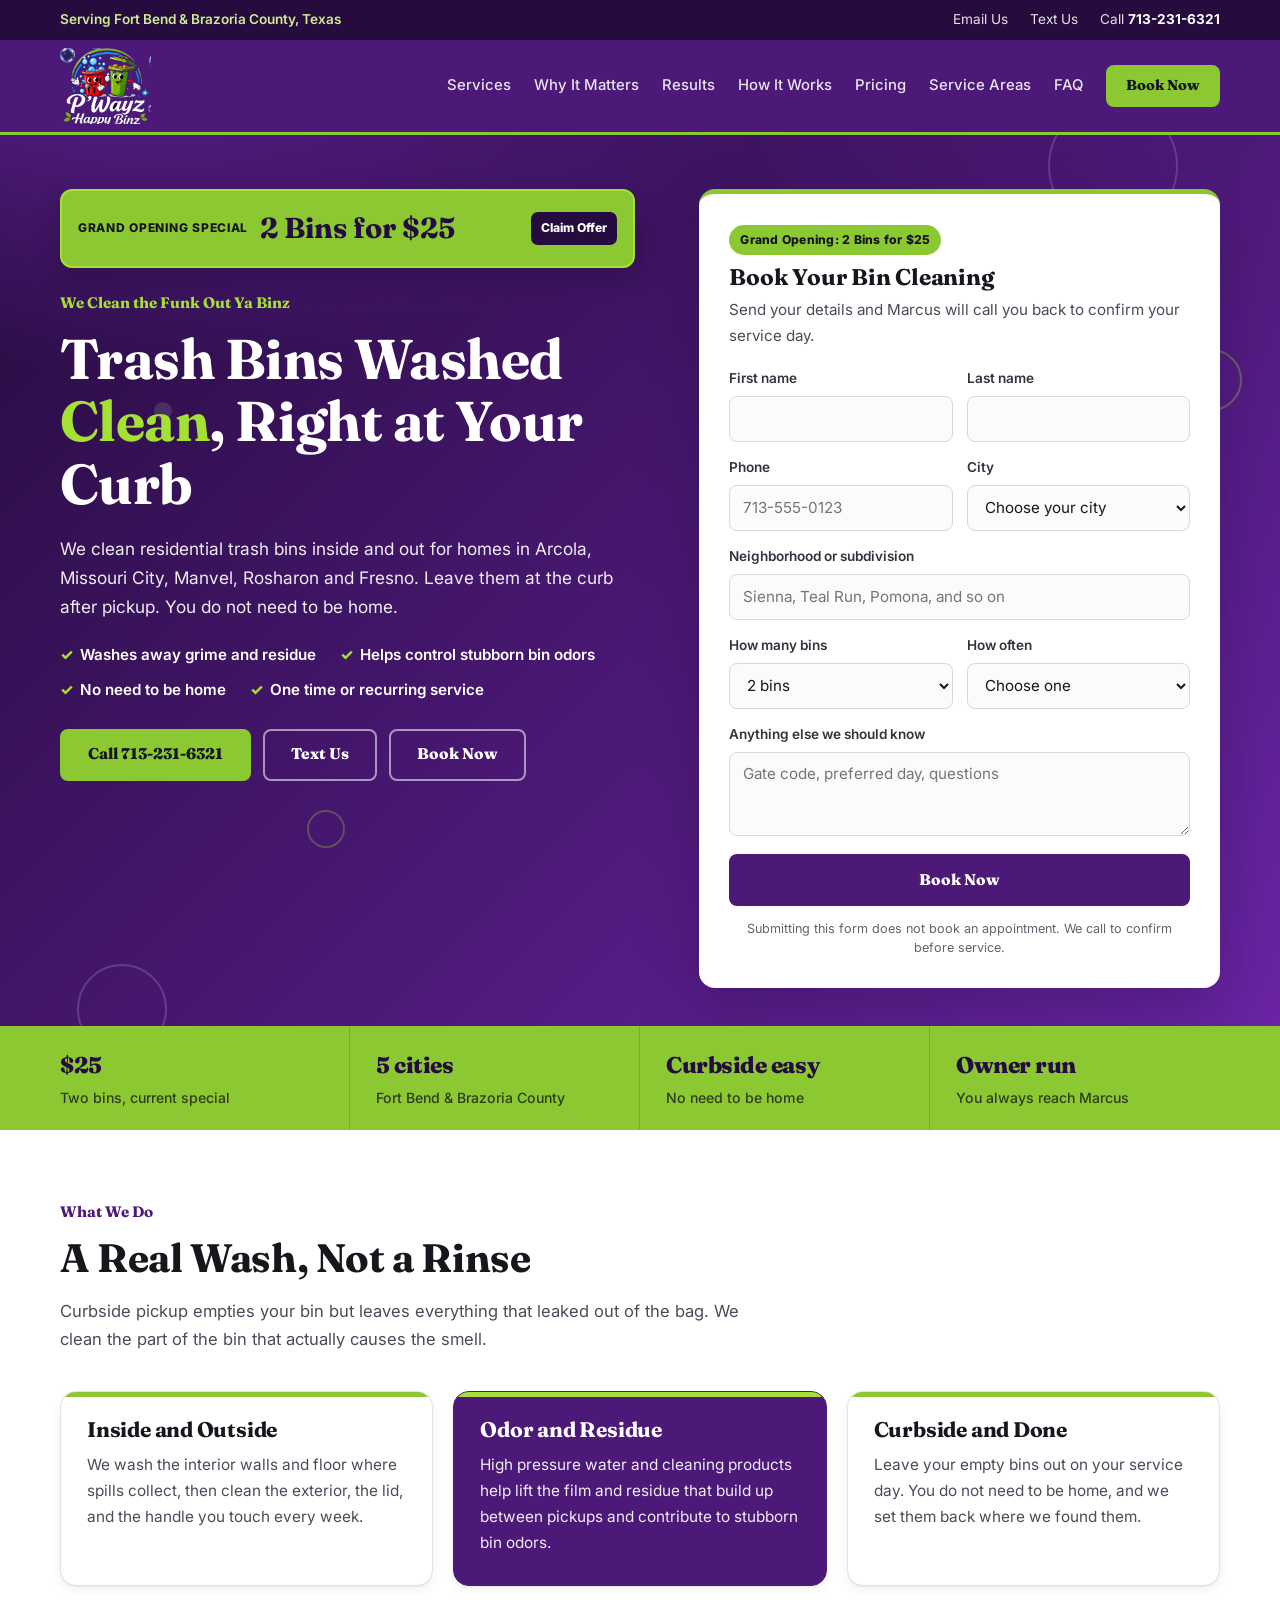
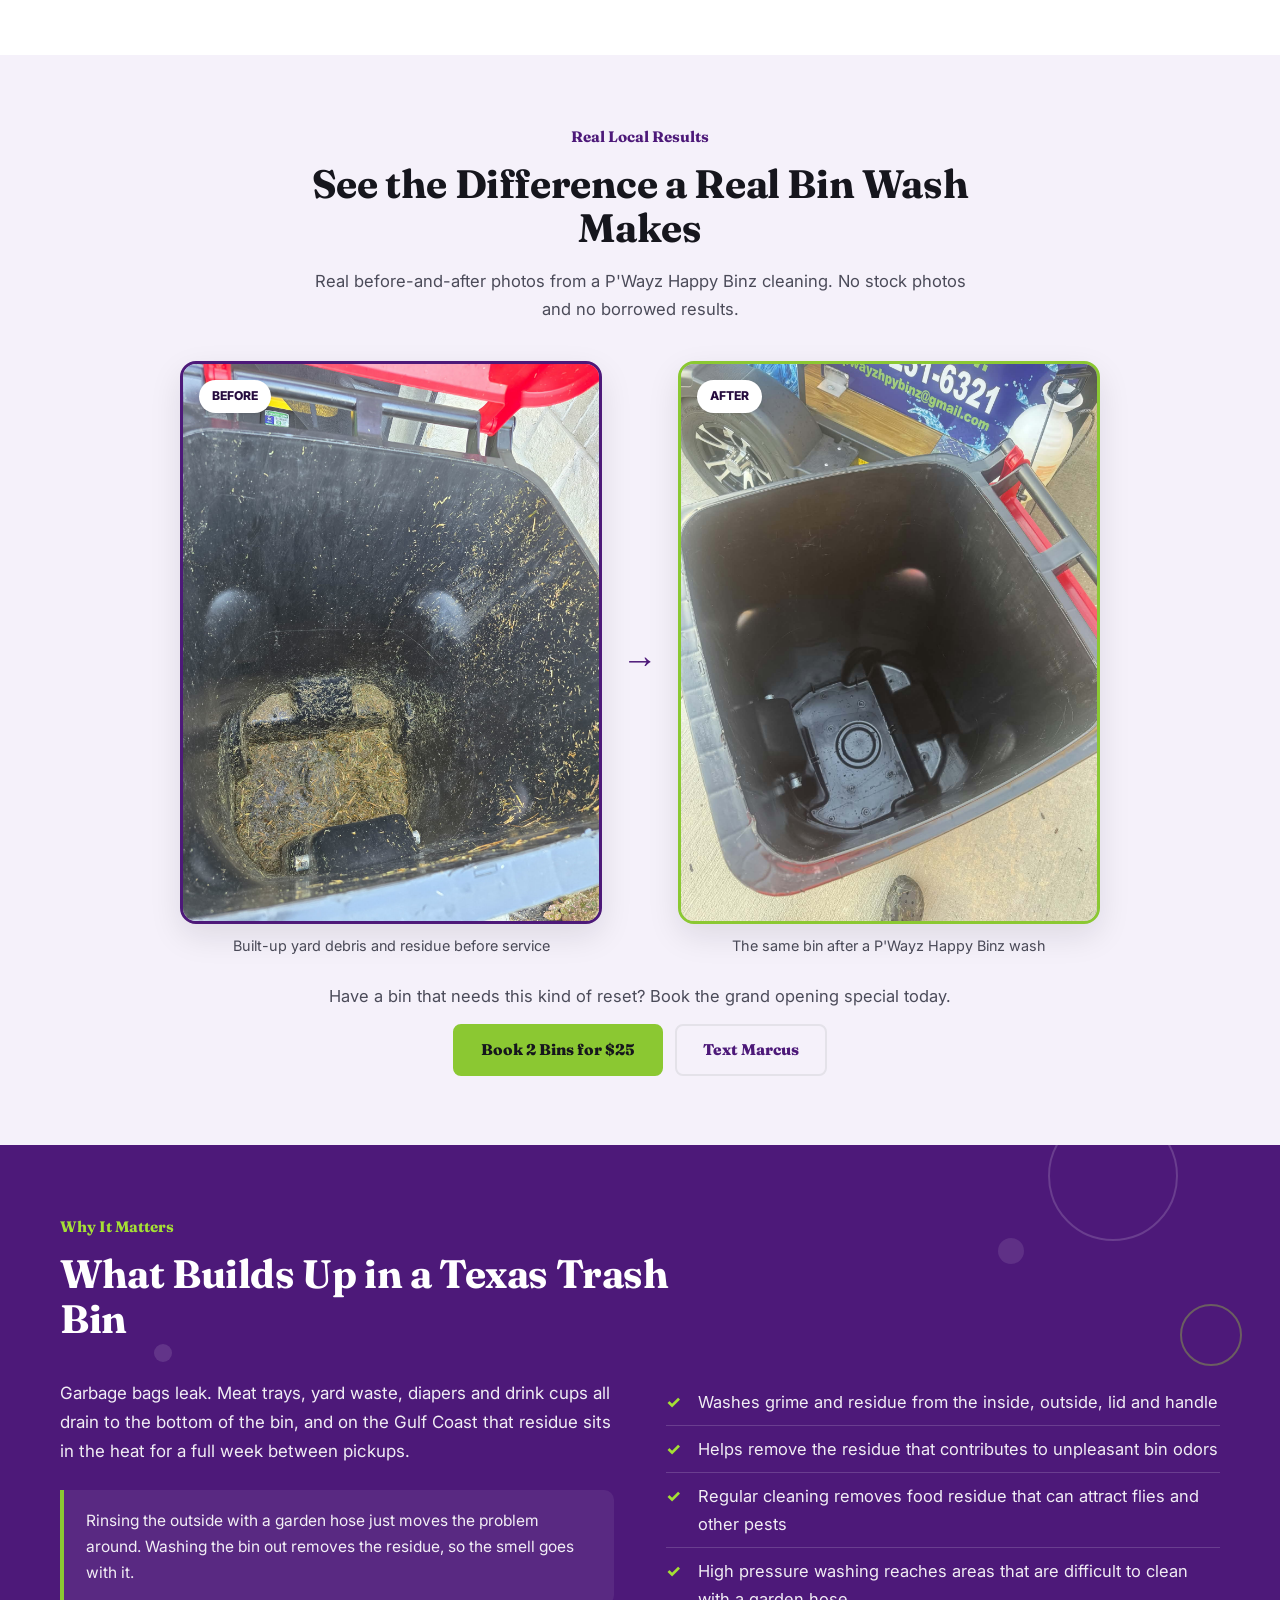
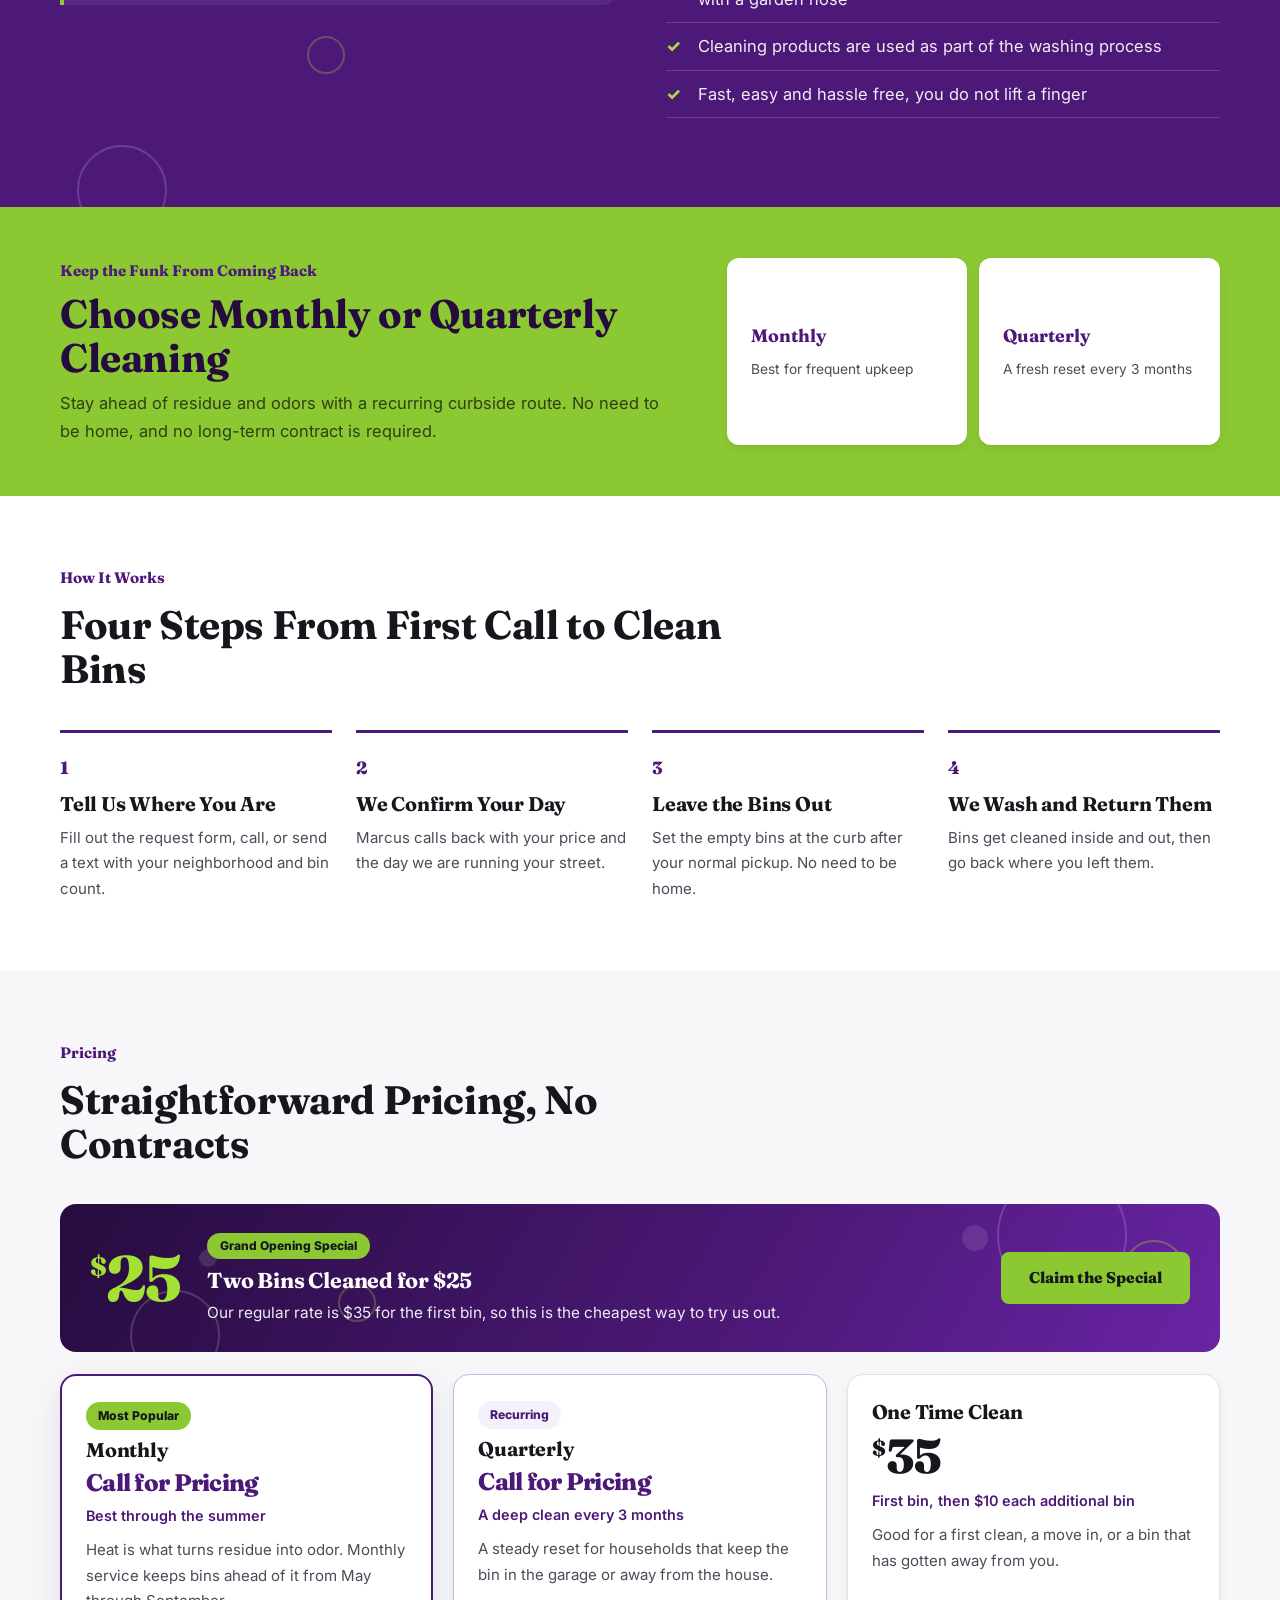
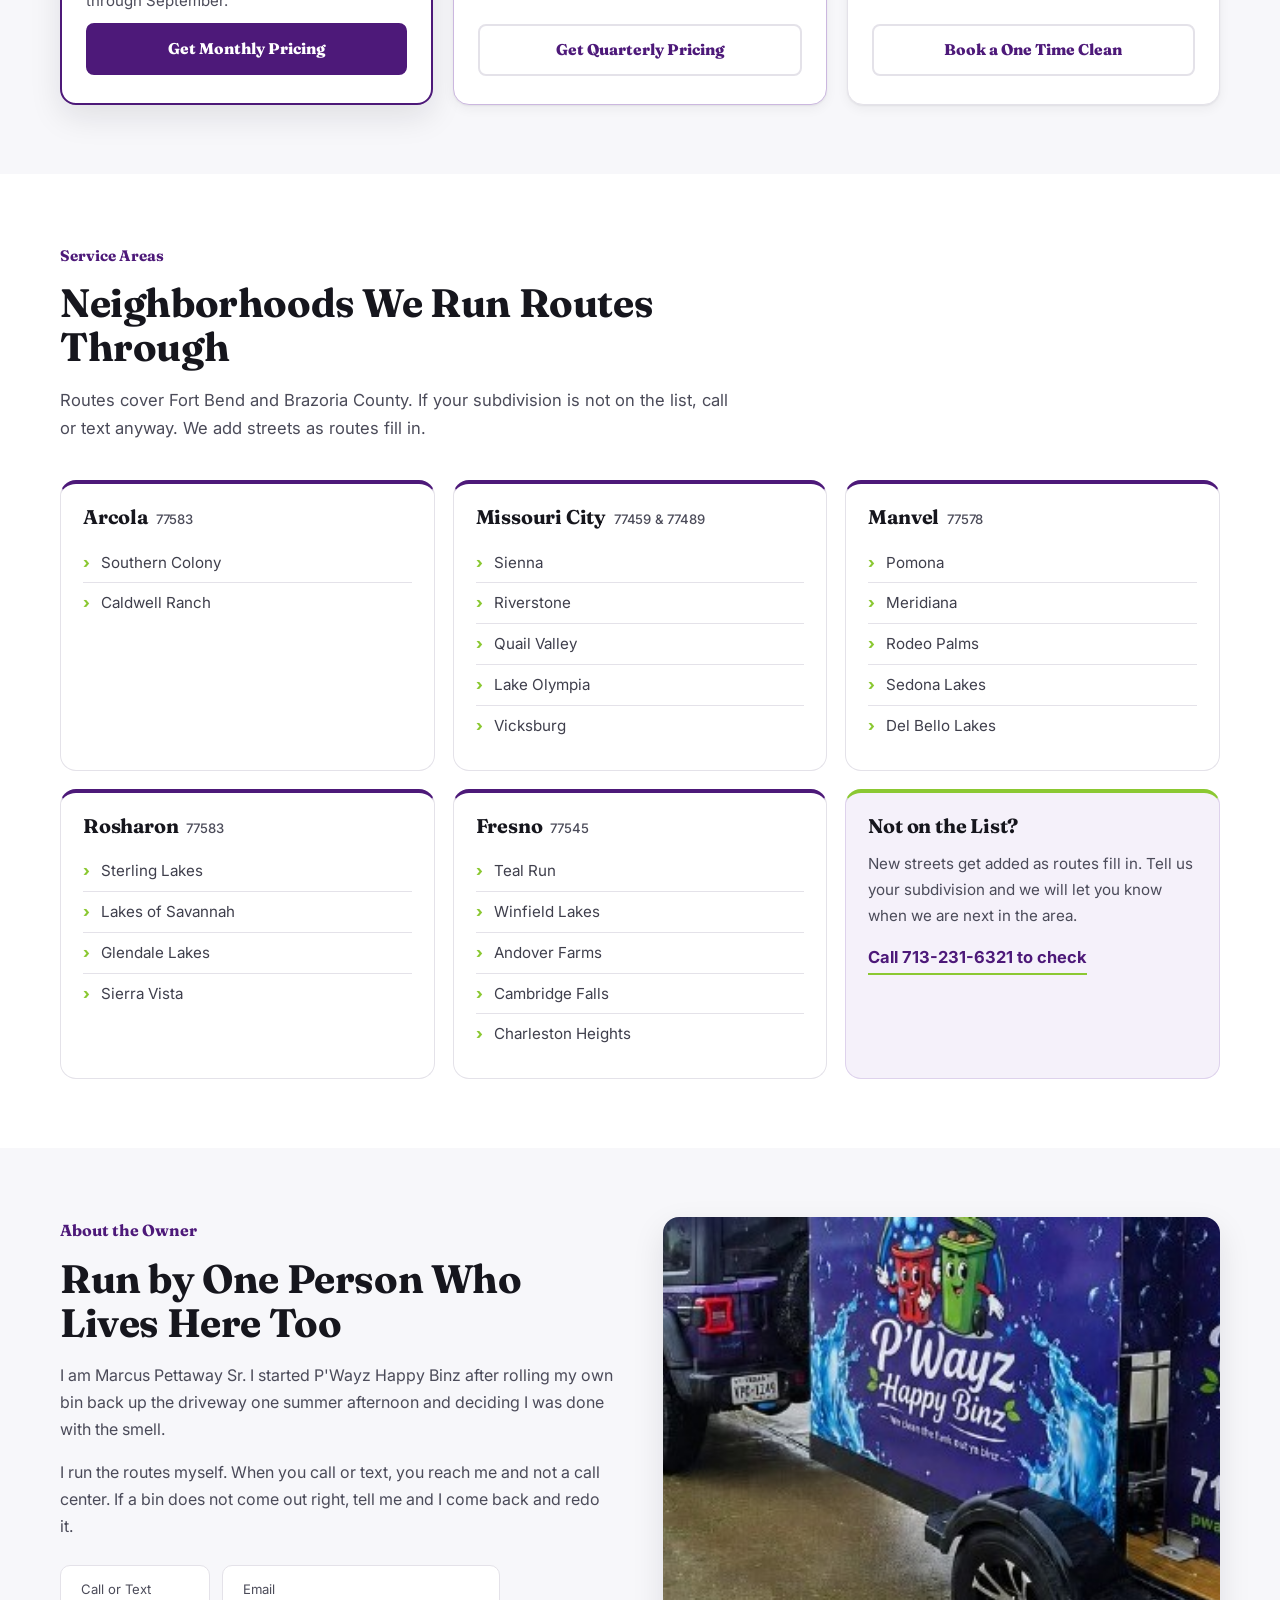
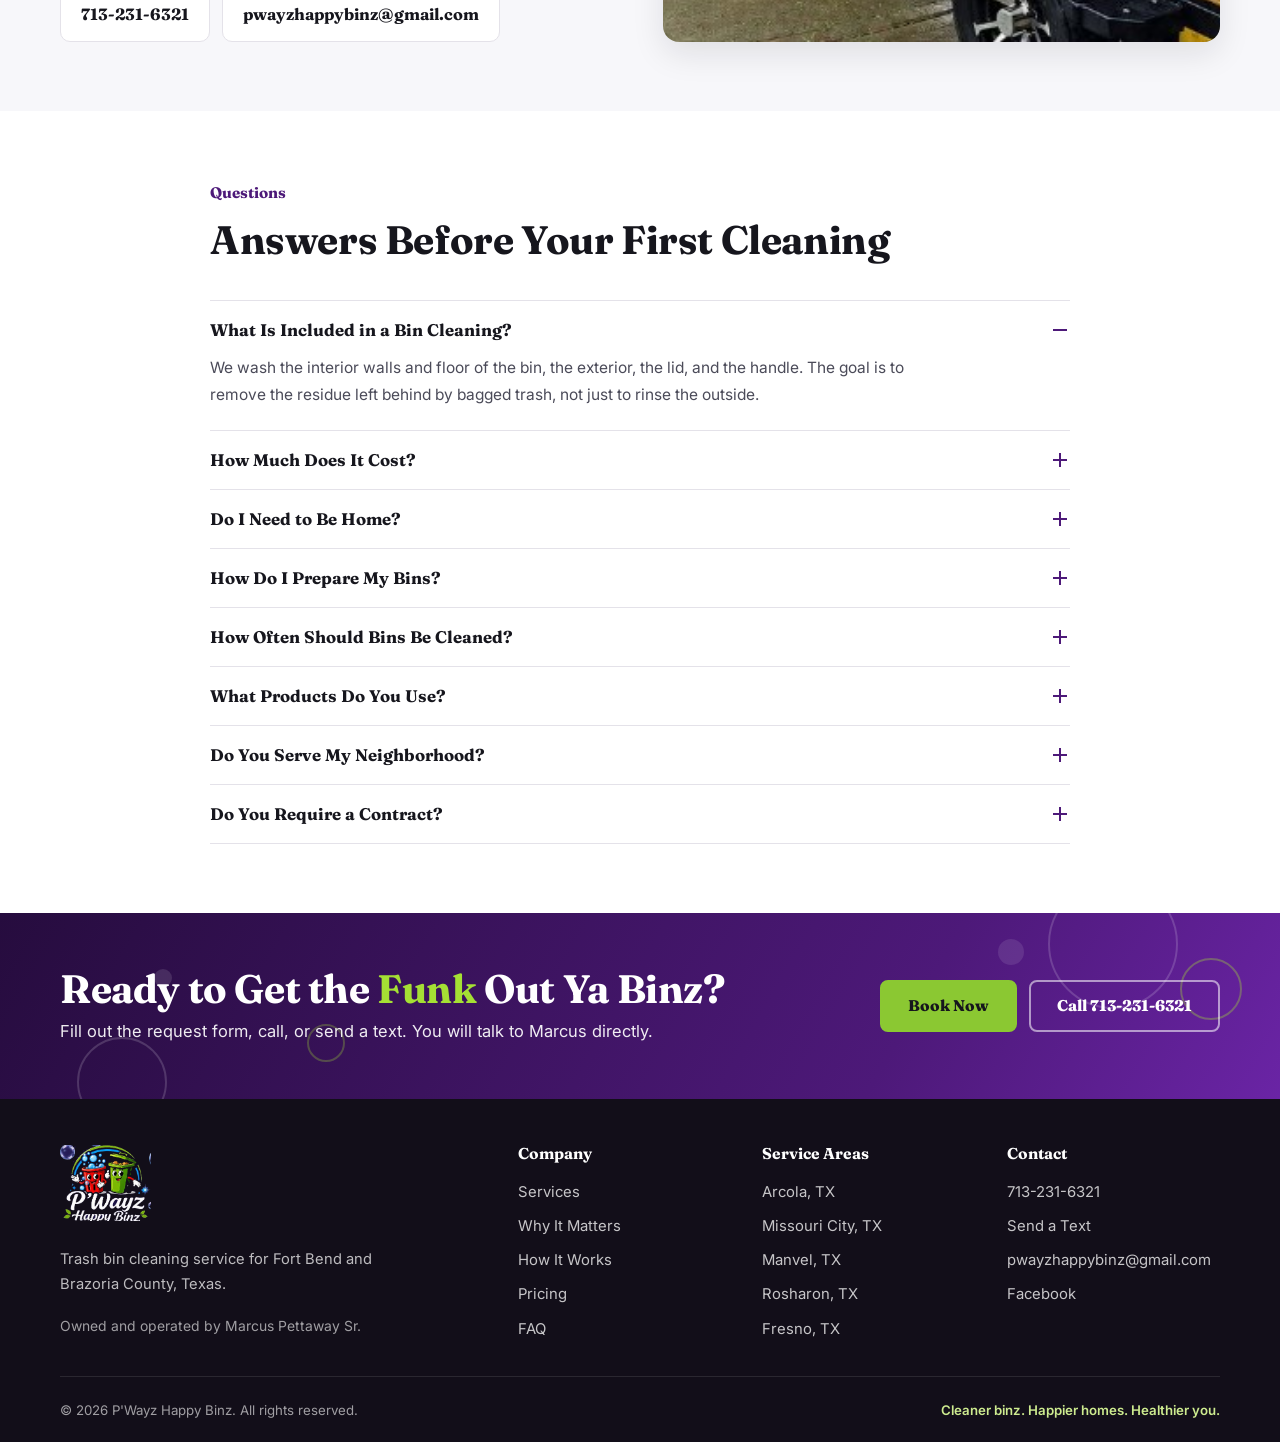
<file: index.html>
<!doctype html>
<html lang="en">
<head>
  <meta charset="utf-8">
  <meta name="viewport" content="width=device-width, initial-scale=1">
  <title>Trash Bin Cleaning in Arcola, Missouri City, Manvel, Rosharon &amp; Fresno TX | P'Wayz Happy Binz</title>
  <meta name="description" content="Trash bin cleaning in Arcola, Missouri City, Manvel, Rosharon and Fresno, Texas. Bins washed inside and out at your curb. $25 for two bins right now. Call or text 713-231-6321.">
  <meta name="theme-color" content="#4d1979">
  <meta name="robots" content="index, follow">
  <link rel="canonical" href="https://pwayzhappybinz-695.netlify.app/">
  <link rel="icon" href="/favicon.svg" type="image/svg+xml">

  <link rel="preconnect" href="https://fonts.googleapis.com">
  <link rel="preconnect" href="https://fonts.gstatic.com" crossorigin>
  <link href="https://fonts.googleapis.com/css2?family=Fraunces:opsz,wght@9..144,500;9..144,600;9..144,700;9..144,800&amp;family=Inter:wght@400;500;600;700&amp;display=swap" rel="stylesheet">
  <link rel="stylesheet" href="/styles.css?v=10">

  <meta property="og:type" content="website">
  <meta property="og:locale" content="en_US">
  <meta property="og:site_name" content="P'Wayz Happy Binz">
  <meta property="og:title" content="P'Wayz Happy Binz | Trash Bin Cleaning in Arcola, Missouri City, Manvel, Rosharon &amp; Fresno TX">
  <meta property="og:description" content="We Clean the Funk Out Ya Binz. Trash bins washed inside and out at your curb across Fort Bend and Brazoria County.">
  <meta property="og:url" content="https://pwayzhappybinz-695.netlify.app/">
  <meta property="og:image" content="https://pwayzhappybinz-695.netlify.app/og-image.png">
  <meta property="og:image:width" content="1200">
  <meta property="og:image:height" content="630">
  <meta property="og:image:alt" content="P'Wayz Happy Binz trash bin cleaning service">
  <meta name="twitter:card" content="summary_large_image">

  <script type="application/ld+json">
  {
    "@context": "https://schema.org",
    "@type": "LocalBusiness",
    "@id": "https://pwayzhappybinz-695.netlify.app/#business",
    "name": "P'Wayz Happy Binz",
    "alternateName": "P'Wayz Happy Binz Trash Bin Cleaning Service",
    "slogan": "We Clean the Funk Out Ya Binz",
    "description": "Residential trash bin cleaning serving Arcola, Missouri City, Manvel, Rosharon and Fresno, Texas.",
    "url": "https://pwayzhappybinz-695.netlify.app/",
    "telephone": "+1-713-231-6321",
    "email": "pwayzhappybinz@gmail.com",
    "priceRange": "$",
    "founder": { "@type": "Person", "name": "Marcus Pettaway Sr." },
    "address": {
      "@type": "PostalAddress",
      "addressLocality": "Arcola",
      "addressRegion": "TX",
      "postalCode": "77583",
      "addressCountry": "US"
    },
    "areaServed": [
      { "@type": "City", "name": "Arcola, TX" },
      { "@type": "City", "name": "Missouri City, TX" },
      { "@type": "City", "name": "Manvel, TX" },
      { "@type": "City", "name": "Rosharon, TX" },
      { "@type": "City", "name": "Fresno, TX" }
    ],
    "sameAs": ["https://www.facebook.com/profile.php?id=1351713469"],
    "makesOffer": [
      {
        "@type": "Offer",
        "name": "Two bins cleaned for $25 special",
        "price": "25",
        "priceCurrency": "USD",
        "itemOffered": { "@type": "Service", "name": "Residential Trash Bin Cleaning" }
      },
      {
        "@type": "Offer",
        "name": "One time bin cleaning, first bin",
        "price": "35",
        "priceCurrency": "USD",
        "itemOffered": { "@type": "Service", "name": "Residential Trash Bin Cleaning" }
      }
    ]
  }
  </script>
  <script type="application/ld+json">
  {
    "@context": "https://schema.org",
    "@type": "FAQPage",
    "mainEntity": [
      { "@type": "Question", "name": "What is included in a bin cleaning?",
        "acceptedAnswer": { "@type": "Answer", "text": "We wash the interior walls and floor of the bin, the exterior, the lid, and the handle. The goal is to remove the residue left behind by bagged trash, not just to rinse the outside." } },
      { "@type": "Question", "name": "How much does trash bin cleaning cost?",
        "acceptedAnswer": { "@type": "Answer", "text": "Right now we are running a special of $25 for two bins. Regular one time pricing is $35 for the first bin and $10 for each additional bin. Monthly and quarterly pricing depends on bin count, so we quote it when you call or text." } },
      { "@type": "Question", "name": "Do I need to be home when you clean my bins?",
        "acceptedAnswer": { "@type": "Answer", "text": "No. Leave your empty bins at the curb on your scheduled day and we take care of the rest. Most customers are at work when we come through." } },
      { "@type": "Question", "name": "How do I prepare my trash bins?",
        "acceptedAnswer": { "@type": "Answer", "text": "Have the bins emptied by your normal trash pickup and leave them at the curb where the truck picks them up. We confirm your service day ahead of time." } },
      { "@type": "Question", "name": "How often should trash bins be cleaned?",
        "acceptedAnswer": { "@type": "Answer", "text": "Along the Gulf Coast, most households do well with monthly cleaning through the summer and quarterly through the cooler months. Heat is what turns leftover residue into odor." } },
      { "@type": "Question", "name": "What cleaning products do you use?",
        "acceptedAnswer": { "@type": "Answer", "text": "We use high pressure water and cleaning products as part of our bin washing process. Contact us for the current product details and instructions for your household." } },
      { "@type": "Question", "name": "Which cities and neighborhoods do you serve?",
        "acceptedAnswer": { "@type": "Answer", "text": "Routes cover Arcola, Missouri City, Manvel, Rosharon and Fresno, Texas, including Southern Colony, Caldwell Ranch, Sienna, Riverstone, Quail Valley, Lake Olympia, Vicksburg, Pomona, Meridiana, Rodeo Palms, Sedona Lakes, Del Bello Lakes, Sterling Lakes, Lakes of Savannah, Glendale Lakes, Teal Run, Winfield Lakes and Andover Farms." } },
      { "@type": "Question", "name": "Do you require a contract?",
        "acceptedAnswer": { "@type": "Answer", "text": "No. One time cleanings are welcome, and recurring service can be paused or stopped whenever you want." } }
    ]
  }
  </script>
</head>
<body>
  <a class="skip-link" href="#main">Skip to content</a>

  <div class="topbar">
    <div class="container topbar__inner">
      <span class="topbar__note">Serving Fort Bend &amp; Brazoria County, Texas</span>
      <div class="topbar__links">
        <a href="mailto:pwayzhappybinz@gmail.com">Email Us</a>
        <a href="sms:+17132316321">Text Us</a>
        <a href="tel:+17132316321">Call <strong>713-231-6321</strong></a>
      </div>
    </div>
  </div>

  <header class="site-header">
    <div class="container nav-wrap">
      <a class="brand" href="#top" aria-label="P'Wayz Happy Binz home">
        <img class="brand-logo" src="/logo-nav.png?v=1" alt="P'Wayz Happy Binz"
             width="277" height="232" fetchpriority="high">
      </a>
      <button class="nav-toggle" type="button" aria-expanded="false" aria-controls="site-nav">
        <span class="sr-only">Toggle navigation</span><span></span><span></span><span></span>
      </button>
      <nav id="site-nav" class="site-nav" aria-label="Primary navigation">
        <a href="#services">Services</a>
        <a href="#why">Why It Matters</a>
        <a href="#results">Results</a>
        <a href="#process">How It Works</a>
        <a href="#pricing">Pricing</a>
        <a href="#areas">Service Areas</a>
        <a href="#faq">FAQ</a>
        <a class="button button--sm button--lime" href="#request">Book Now</a>
      </nav>
    </div>
  </header>

  <main id="main">

    <section id="top" class="hero">
      <div class="bubbles" aria-hidden="true"><i></i><i></i><i></i><i></i><i></i><i></i></div>
      <div class="container hero__grid">
        <div class="hero__copy">
          <a class="hero-offer" href="#request" aria-label="Book the grand opening special, two bins cleaned for $25">
            <span class="hero-offer__label">Grand Opening Special</span>
            <strong>2 Bins for $25</strong>
            <span class="hero-offer__action">Claim Offer</span>
          </a>
          <p class="eyebrow">We Clean the Funk Out Ya Binz</p>
          <h1>Trash Bins Washed <span class="hl">Clean</span>, Right at Your Curb</h1>
          <p class="hero__lead">
            We clean residential trash bins inside and out for homes in Arcola, Missouri City,
            Manvel, Rosharon and Fresno. Leave them at the curb after pickup. You do not need to be home.
          </p>
          <ul class="hero__points">
            <li>Washes away grime and residue</li>
            <li>Helps control stubborn bin odors</li>
            <li>No need to be home</li>
            <li>One time or recurring service</li>
          </ul>
          <div class="hero__actions">
            <a class="button button--lime" href="tel:+17132316321">Call 713-231-6321</a>
            <a class="button button--ghost" href="sms:+17132316321?&amp;body=Hi%20Marcus%2C%20I%27d%20like%20to%20schedule%20trash%20bin%20cleaning.">Text Us</a>
            <a class="button button--ghost" href="#request">Book Now</a>
          </div>
        </div>

        <div class="form-card" id="request">
          <p class="form-card__offer">Grand Opening: 2 Bins for $25</p>
          <h2 class="form-card__title">Book Your Bin Cleaning</h2>
          <p class="form-card__intro">Send your details and Marcus will call you back to confirm your service day.</p>
          <form class="request-form" name="service-request" method="POST" action="/thank-you/" data-netlify="true" netlify-honeypot="company-website">
            <input type="hidden" name="form-name" value="service-request">
            <p class="form-honeypot"><label>Do not fill this out: <input name="company-website" tabindex="-1"></label></p>

            <div class="field-row">
              <label>First name
                <input type="text" name="first-name" autocomplete="given-name" required>
              </label>
              <label>Last name
                <input type="text" name="last-name" autocomplete="family-name" required>
              </label>
            </div>

            <div class="field-row">
              <label>Phone
                <input type="tel" name="phone" autocomplete="tel" placeholder="713-555-0123" required>
              </label>
              <label>City
                <select name="city" required>
                  <option value="">Choose your city</option>
                  <option>Arcola</option>
                  <option>Missouri City</option>
                  <option>Manvel</option>
                  <option>Rosharon</option>
                  <option>Fresno</option>
                  <option>Other nearby</option>
                </select>
              </label>
            </div>

            <label>Neighborhood or subdivision
              <input type="text" name="neighborhood" placeholder="Sienna, Teal Run, Pomona, and so on">
            </label>

            <div class="field-row">
              <label>How many bins
                <select name="bins">
                  <option>1 bin</option>
                  <option selected>2 bins</option>
                  <option>3 bins</option>
                  <option>4 or more</option>
                </select>
              </label>
              <label>How often
                <select name="service" required>
                  <option value="">Choose one</option>
                  <option>One time cleaning</option>
                  <option>Monthly</option>
                  <option>Quarterly</option>
                  <option>Not sure yet</option>
                </select>
              </label>
            </div>

            <label>Anything else we should know
              <textarea name="message" rows="3" placeholder="Gate code, preferred day, questions"></textarea>
            </label>

            <button class="button button--full" type="submit">Book Now</button>
            <p class="form-note">Submitting this form does not book an appointment. We call to confirm before service.</p>
          </form>
        </div>
      </div>
    </section>

    <section class="trustbar" aria-label="Service highlights">
      <div class="container trustbar__grid">
        <div><strong>$25</strong><span>Two bins, current special</span></div>
        <div><strong>5 cities</strong><span>Fort Bend &amp; Brazoria County</span></div>
        <div><strong>Curbside easy</strong><span>No need to be home</span></div>
        <div><strong>Owner run</strong><span>You always reach Marcus</span></div>
      </div>
    </section>

    <section id="services" class="section">
      <div class="container">
        <div class="section-head">
          <p class="eyebrow">What We Do</p>
          <h2>A Real Wash, Not a Rinse</h2>
          <p class="section-head__lead">
            Curbside pickup empties your bin but leaves everything that leaked out of the bag.
            We clean the part of the bin that actually causes the smell.
          </p>
        </div>

        <div class="cards">
          <article class="card">
            <h3>Inside and Outside</h3>
            <p>
              We wash the interior walls and floor where spills collect, then clean the exterior,
              the lid, and the handle you touch every week.
            </p>
          </article>

          <article class="card card--dark">
            <h3>Odor and Residue</h3>
            <p>
              High pressure water and cleaning products help lift the film and residue that build
              up between pickups and contribute to stubborn bin odors.
            </p>
          </article>

          <article class="card">
            <h3>Curbside and Done</h3>
            <p>
              Leave your empty bins out on your service day. You do not need to be home,
              and we set them back where we found them.
            </p>
          </article>
        </div>
      </div>
    </section>

    <section id="results" class="section section--results" aria-labelledby="results-heading">
      <div class="container">
        <div class="section-head section-head--center">
          <p class="eyebrow">Real Local Results</p>
          <h2 id="results-heading">See the Difference a Real Bin Wash Makes</h2>
          <p class="section-head__lead">
            Real before-and-after photos from a P'Wayz Happy Binz cleaning.
            No stock photos and no borrowed results.
          </p>
        </div>
        <div class="results-gallery" aria-label="Before and after bin cleaning photos">
          <figure class="result-photo">
            <div class="result-photo__frame">
              <img src="/before-bin.jpg?v=1"
                   alt="Inside of a trash bin before cleaning, with grass and residue on the walls and bottom"
                   width="1536" height="2048" loading="lazy" decoding="async">
              <span class="result-photo__label">Before</span>
            </div>
            <figcaption>Built-up yard debris and residue before service</figcaption>
          </figure>
          <div class="results-gallery__arrow" aria-hidden="true">&#8594;</div>
          <figure class="result-photo">
            <div class="result-photo__frame result-photo__frame--after">
              <img src="/after-bin.jpg?v=1"
                   alt="Inside of the same trash bin after cleaning, with the walls and bottom washed clean"
                   width="1536" height="2048" loading="lazy" decoding="async">
              <span class="result-photo__label">After</span>
            </div>
            <figcaption>The same bin after a P'Wayz Happy Binz wash</figcaption>
          </figure>
        </div>
        <p class="results-note">Have a bin that needs this kind of reset? Book the grand opening special today.</p>
        <div class="results-actions">
          <a class="button button--lime" href="#request">Book 2 Bins for $25</a>
          <a class="button button--outline" href="sms:+17132316321?&amp;body=Hi%20Marcus%2C%20I%27d%20like%20to%20ask%20about%20bin%20cleaning.">Text Marcus</a>
        </div>
      </div>
    </section>

    <section id="why" class="section section--dark">
      <div class="bubbles" aria-hidden="true"><i></i><i></i><i></i><i></i><i></i><i></i></div>
      <div class="container">
        <div class="section-head">
          <p class="eyebrow">Why It Matters</p>
          <h2>What Builds Up in a Texas Trash Bin</h2>
        </div>
        <div class="why__grid">
          <div>
            <p class="why__lead">
              Garbage bags leak. Meat trays, yard waste, diapers and drink cups all drain to the
              bottom of the bin, and on the Gulf Coast that residue sits in the heat for a full
              week between pickups.
            </p>
            <div class="why__note">
              Rinsing the outside with a garden hose just moves the problem around.
              Washing the bin out removes the residue, so the smell goes with it.
            </div>
          </div>
          <ul class="ticklist">
            <li>Washes grime and residue from the inside, outside, lid and handle</li>
            <li>Helps remove the residue that contributes to unpleasant bin odors</li>
            <li>Regular cleaning removes food residue that can attract flies and other pests</li>
            <li>High pressure washing reaches areas that are difficult to clean with a garden hose</li>
            <li>Cleaning products are used as part of the washing process</li>
            <li>Fast, easy and hassle free, you do not lift a finger</li>
          </ul>
        </div>
      </div>
    </section>

    <section class="recurring-callout" aria-labelledby="recurring-heading">
      <div class="container recurring-callout__inner">
        <div>
          <p class="eyebrow">Keep the Funk From Coming Back</p>
          <h2 id="recurring-heading">Choose Monthly or Quarterly Cleaning</h2>
          <p>Stay ahead of residue and odors with a recurring curbside route. No need to be home, and no long-term contract is required.</p>
        </div>
        <div class="recurring-callout__choices" aria-label="Recurring service options">
          <a href="#request"><strong>Monthly</strong><span>Best for frequent upkeep</span></a>
          <a href="#request"><strong>Quarterly</strong><span>A fresh reset every 3 months</span></a>
        </div>
      </div>
    </section>

    <section id="process" class="section">
      <div class="container">
        <div class="section-head">
          <p class="eyebrow">How It Works</p>
          <h2>Four Steps From First Call to Clean Bins</h2>
        </div>
        <ol class="steps">
          <li>
            <span class="steps__num">1</span>
            <h3>Tell Us Where You Are</h3>
            <p>Fill out the request form, call, or send a text with your neighborhood and bin count.</p>
          </li>
          <li>
            <span class="steps__num">2</span>
            <h3>We Confirm Your Day</h3>
            <p>Marcus calls back with your price and the day we are running your street.</p>
          </li>
          <li>
            <span class="steps__num">3</span>
            <h3>Leave the Bins Out</h3>
            <p>Set the empty bins at the curb after your normal pickup. No need to be home.</p>
          </li>
          <li>
            <span class="steps__num">4</span>
            <h3>We Wash and Return Them</h3>
            <p>Bins get cleaned inside and out, then go back where you left them.</p>
          </li>
        </ol>
      </div>
    </section>

    <section id="pricing" class="section section--alt">
      <div class="container">
        <div class="section-head">
          <p class="eyebrow">Pricing</p>
          <h2>Straightforward Pricing, No Contracts</h2>
        </div>

        <div class="special">
          <div class="bubbles" aria-hidden="true"><i></i><i></i><i></i><i></i><i></i><i></i></div>
          <div class="special__price"><span>$</span>25</div>
          <div class="special__copy">
            <p class="special__flag">Grand Opening Special</p>
            <h3>Two Bins Cleaned for $25</h3>
            <p>Our regular rate is $35 for the first bin, so this is the cheapest way to try us out.</p>
          </div>
          <a class="button button--lime" href="#request">Claim the Special</a>
        </div>

        <div class="plans">
          <article class="plan plan--featured">
            <p class="plan__flag">Most Popular</p>
            <h3>Monthly</h3>
            <p class="plan__price plan__price--quote">Call for Pricing</p>
            <p class="plan__unit">Best through the summer</p>
            <p>Heat is what turns residue into odor. Monthly service keeps bins ahead of it from May through September.</p>
            <a class="button button--full" href="#request">Get Monthly Pricing</a>
          </article>

          <article class="plan plan--recurring">
            <p class="plan__flag plan__flag--soft">Recurring</p>
            <h3>Quarterly</h3>
            <p class="plan__price plan__price--quote">Call for Pricing</p>
            <p class="plan__unit">A deep clean every 3 months</p>
            <p>A steady reset for households that keep the bin in the garage or away from the house.</p>
            <a class="button button--outline button--full" href="#request">Get Quarterly Pricing</a>
          </article>

          <article class="plan">
            <h3>One Time Clean</h3>
            <p class="plan__price"><span>$</span>35</p>
            <p class="plan__unit">First bin, then $10 each additional bin</p>
            <p>Good for a first clean, a move in, or a bin that has gotten away from you.</p>
            <a class="button button--outline button--full" href="#request">Book a One Time Clean</a>
          </article>
        </div>
      </div>
    </section>

    <section id="areas" class="section">
      <div class="container">
        <div class="section-head">
          <p class="eyebrow">Service Areas</p>
          <h2>Neighborhoods We Run Routes Through</h2>
          <p class="section-head__lead">
            Routes cover Fort Bend and Brazoria County. If your subdivision is not on the list,
            call or text anyway. We add streets as routes fill in.
          </p>
        </div>

        <div class="areas">
          <article class="area">
            <h3>Arcola <span>77583</span></h3>
            <ul>
              <li>Southern Colony</li>
              <li>Caldwell Ranch</li>
            </ul>
          </article>

          <article class="area">
            <h3>Missouri City <span>77459 &amp; 77489</span></h3>
            <ul>
              <li>Sienna</li>
              <li>Riverstone</li>
              <li>Quail Valley</li>
              <li>Lake Olympia</li>
              <li>Vicksburg</li>
            </ul>
          </article>

          <article class="area">
            <h3>Manvel <span>77578</span></h3>
            <ul>
              <li>Pomona</li>
              <li>Meridiana</li>
              <li>Rodeo Palms</li>
              <li>Sedona Lakes</li>
              <li>Del Bello Lakes</li>
            </ul>
          </article>

          <article class="area">
            <h3>Rosharon <span>77583</span></h3>
            <ul>
              <li>Sterling Lakes</li>
              <li>Lakes of Savannah</li>
              <li>Glendale Lakes</li>
              <li>Sierra Vista</li>
            </ul>
          </article>

          <article class="area">
            <h3>Fresno <span>77545</span></h3>
            <ul>
              <li>Teal Run</li>
              <li>Winfield Lakes</li>
              <li>Andover Farms</li>
              <li>Cambridge Falls</li>
              <li>Charleston Heights</li>
            </ul>
          </article>

          <article class="area area--ask">
            <h3>Not on the List?</h3>
            <p>New streets get added as routes fill in. Tell us your subdivision and we will let you know when we are next in the area.</p>
            <a class="textlink" href="tel:+17132316321">Call 713-231-6321 to check</a>
          </article>
        </div>
      </div>
    </section>

    <section id="about" class="section section--alt">
      <div class="container split split--reverse">
        <div class="split__media split__media--photo">
          <img src="/trailer.jpg?v=1"
               alt="The P'Wayz Happy Binz Jeep and wrapped bin cleaning trailer parked on a neighborhood street"
               width="573" height="242" loading="lazy" decoding="async">
        </div>
        <div class="split__copy">
          <p class="eyebrow">About the Owner</p>
          <h2>Run by One Person Who Lives Here Too</h2>
          <p>
            I am Marcus Pettaway Sr. I started P'Wayz Happy Binz after rolling my own bin back up the
            driveway one summer afternoon and deciding I was done with the smell.
          </p>
          <p>
            I run the routes myself. When you call or text, you reach me and not a call center.
            If a bin does not come out right, tell me and I come back and redo it.
          </p>
          <div class="about__contact">
            <a href="tel:+17132316321">
              <small>Call or Text</small>
              <strong>713-231-6321</strong>
            </a>
            <a href="mailto:pwayzhappybinz@gmail.com">
              <small>Email</small>
              <strong>pwayzhappybinz@gmail.com</strong>
            </a>
          </div>
        </div>
      </div>
    </section>

    <section id="faq" class="section">
      <div class="container faq-wrap">
        <div class="section-head">
          <p class="eyebrow">Questions</p>
          <h2>Answers Before Your First Cleaning</h2>
        </div>
        <div class="faq">
          <details open>
            <summary>What Is Included in a Bin Cleaning?<span aria-hidden="true"></span></summary>
            <p>We wash the interior walls and floor of the bin, the exterior, the lid, and the handle. The goal is to remove the residue left behind by bagged trash, not just to rinse the outside.</p>
          </details>
          <details>
            <summary>How Much Does It Cost?<span aria-hidden="true"></span></summary>
            <p>Right now we are running a special of $25 for two bins. Regular one time pricing is $35 for the first bin and $10 for each additional bin. Monthly and quarterly pricing depends on how many bins you have, so we quote it when you call or text.</p>
          </details>
          <details>
            <summary>Do I Need to Be Home?<span aria-hidden="true"></span></summary>
            <p>No. Leave your empty bins at the curb on your scheduled day. Most of our customers are at work when we come through.</p>
          </details>
          <details>
            <summary>How Do I Prepare My Bins?<span aria-hidden="true"></span></summary>
            <p>Have them emptied by your normal trash pickup and leave them at the curb where the truck collects them. We confirm your service day ahead of time.</p>
          </details>
          <details>
            <summary>How Often Should Bins Be Cleaned?<span aria-hidden="true"></span></summary>
            <p>Along the Gulf Coast most households do well with monthly service through the summer and quarterly in the cooler months. Heat is what turns leftover residue into odor.</p>
          </details>
          <details>
            <summary>What Products Do You Use?<span aria-hidden="true"></span></summary>
            <p>We use high pressure water and cleaning products as part of our bin washing process. Contact us for current product details and any household-specific questions. Product claims depend on the label and directions for the products being used.</p>
          </details>
          <details>
            <summary>Do You Serve My Neighborhood?<span aria-hidden="true"></span></summary>
            <p>We run routes through Arcola, Missouri City, Manvel, Rosharon and Fresno. Check the service area list above, and if your subdivision is not there, call and we will tell you when we are next in the area.</p>
          </details>
          <details>
            <summary>Do You Require a Contract?<span aria-hidden="true"></span></summary>
            <p>No. One time cleanings are welcome, and recurring service can be paused or stopped whenever you want.</p>
          </details>
        </div>
      </div>
    </section>

    <section class="cta">
      <div class="bubbles" aria-hidden="true"><i></i><i></i><i></i><i></i><i></i><i></i></div>
      <div class="container cta__inner">
        <div>
          <h2>Ready to Get the <span class="hl">Funk</span> Out Ya Binz?</h2>
          <p>Fill out the request form, call, or send a text. You will talk to Marcus directly.</p>
        </div>
        <div class="cta__actions">
          <a class="button button--lime" href="#request">Book Now</a>
          <a class="button button--ghost" href="tel:+17132316321">Call 713-231-6321</a>
        </div>
      </div>
    </section>

  </main>

  <footer class="site-footer">
    <div class="container footer__main">
      <div class="footer__brand">
        <a class="brand brand--footer" href="#top">
          <img class="brand-logo brand-logo--footer" src="/logo-nav.png?v=1" alt="P'Wayz Happy Binz"
               width="277" height="232" loading="lazy">
        </a>
        <p>Trash bin cleaning service for Fort Bend and Brazoria County, Texas.</p>
        <p class="footer__owner">Owned and operated by Marcus Pettaway Sr.</p>
      </div>

      <div class="footer__col">
        <h2>Company</h2>
        <a href="#services">Services</a>
        <a href="#why">Why It Matters</a>
        <a href="#process">How It Works</a>
        <a href="#pricing">Pricing</a>
        <a href="#faq">FAQ</a>
      </div>

      <div class="footer__col">
        <h2>Service Areas</h2>
        <a href="#areas">Arcola, TX</a>
        <a href="#areas">Missouri City, TX</a>
        <a href="#areas">Manvel, TX</a>
        <a href="#areas">Rosharon, TX</a>
        <a href="#areas">Fresno, TX</a>
      </div>

      <div class="footer__col">
        <h2>Contact</h2>
        <a href="tel:+17132316321">713-231-6321</a>
        <a href="sms:+17132316321">Send a Text</a>
        <a href="mailto:pwayzhappybinz@gmail.com">pwayzhappybinz@gmail.com</a>
        <a href="https://www.facebook.com/profile.php?id=1351713469" rel="noopener noreferrer">Facebook</a>
      </div>
    </div>

    <div class="container footer__bottom">
      <span>&copy; <span id="year">2026</span> P'Wayz Happy Binz. All rights reserved.</span>
      <span class="footer__tagline">Cleaner binz. Happier homes. Healthier you.</span>
    </div>
  </footer>

  <div class="mobile-cta" aria-label="Quick contact">
    <a href="tel:+17132316321">Call Now</a>
    <a href="#request">Book Now</a>
  </div>

  <script src="/script.js?v=10" defer></script>
</body>
</html>
</file>
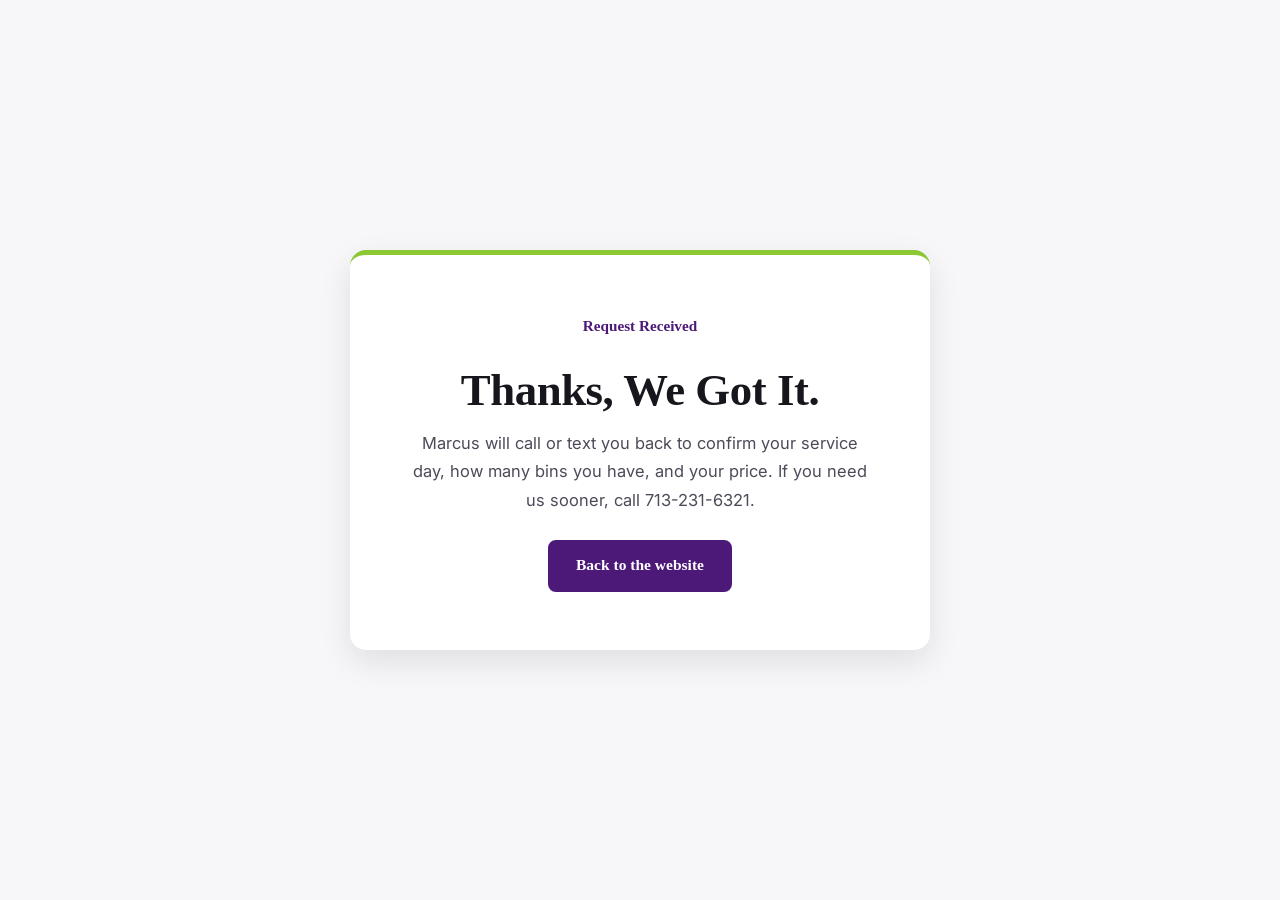
<file: thank-you.html>
<!doctype html>
<html lang="en">
  <head>
    <meta charset="utf-8">
    <meta name="viewport" content="width=device-width, initial-scale=1">
    <meta name="robots" content="noindex">
    <meta name="theme-color" content="#4d1979">
    <title>Request Received | P'Wayz Happy Binz</title>
    <link rel="icon" href="/favicon.svg" type="image/svg+xml">
    <link rel="preconnect" href="https://fonts.googleapis.com">
    <link rel="preconnect" href="https://fonts.gstatic.com" crossorigin>
    <link href="https://fonts.googleapis.com/css2?family=Plus+Jakarta+Sans:wght@600;700;800&amp;family=Inter:wght@400;500;600;700&amp;display=swap" rel="stylesheet">
    <link rel="stylesheet" href="/styles.css?v=10">
  </head>
  <body class="thanks-page">
    <main class="thanks-card">
      <p class="eyebrow">Request Received</p>
      <h1>Thanks, We Got It.</h1>
      <p>
        Marcus will call or text you back to confirm your service day, how many bins
        you have, and your price. If you need us sooner, call 713-231-6321.
      </p>
      <a class="button" href="/">Back to the website</a>
    </main>
  </body>
</html>
</file>
<file: styles.css>
/* ---------------------------------------------------------
   P'Wayz Happy Binz
   Brand palette and motifs taken from the trailer wrap:
   deep purple, lime green, water bubbles.
   --------------------------------------------------------- */

:root {
  --purple: #4d1979;
  --purple-mid: #3d1361;
  --purple-deep: #260c3e;
  --purple-bright: #6a24a5;
  --purple-50: #f5f1fa;
  --lime: #8bc832;
  --lime-bright: #a5e034;
  --lime-soft: #cdeb8f;
  --ink: #16161d;
  --slate: #4b4b59;          /* darkened from #565665 for easier reading on white */
  --on-dark: rgba(255, 255, 255, .92);
  --on-dark-soft: rgba(255, 255, 255, .78);
  --line: #e4e2e9;
  --white: #fff;
  --bg-alt: #f7f7fa;

  --display: "Fraunces", Georgia, "Times New Roman", serif;
  --body: "Inter", "Segoe UI", Arial, sans-serif;

  --shadow-sm: 0 1px 2px rgba(22, 22, 29, .06), 0 4px 12px rgba(22, 22, 29, .05);
  --shadow-md: 0 12px 32px rgba(22, 22, 29, .10);
  --shadow-lg: 0 24px 60px rgba(28, 12, 46, .28);

  --radius: 12px;
  --radius-lg: 16px;
  --container: 1160px;
  --header-h: 92px;
}

* { box-sizing: border-box; }

html {
  scroll-behavior: smooth;
  scroll-padding-top: calc(var(--header-h) + 16px);
  -webkit-text-size-adjust: 100%;
}

body {
  margin: 0;
  background: var(--white);
  color: var(--slate);
  font-family: var(--body);
  font-size: 16.5px;
  line-height: 1.7;
  -webkit-font-smoothing: antialiased;
}

body, button, input, select, textarea { font-family: var(--body); }
img, svg { display: block; max-width: 100%; }
a { color: inherit; }
h1, h2, h3, h4, p { margin-top: 0; }

h1, h2, h3, h4 {
  color: var(--ink);
  font-family: var(--display);
  font-weight: 700;
  line-height: 1.12;
  letter-spacing: -.01em;
}

h1 { margin-bottom: 18px; font-size: clamp(2.3rem, 4.4vw, 3.5rem); }
h2 { margin-bottom: 16px; font-size: clamp(1.85rem, 3.1vw, 2.6rem); }
h3 { margin-bottom: 10px; font-size: 1.24rem; font-weight: 700; }
p { margin-bottom: 16px; }
p:last-child { margin-bottom: 0; }

/* Lime highlight for a key word inside a heading */
.hl { color: var(--lime-bright); }
.hl--ink { color: var(--purple); }

.container { width: min(calc(100% - 40px), var(--container)); margin-inline: auto; }
.section { padding-block: clamp(48px, 5.4vw, 76px); }
.section--alt { background: var(--bg-alt); }
.section--dark { position: relative; overflow: hidden; background: var(--purple); color: var(--on-dark); }
.section--dark h2, .section--dark h3 { color: #fff; }

.sr-only {
  position: absolute; width: 1px; height: 1px; padding: 0; margin: -1px;
  overflow: hidden; clip: rect(0, 0, 0, 0); white-space: nowrap; border: 0;
}

.skip-link {
  position: fixed; z-index: 999; top: 8px; left: 8px; padding: 10px 16px;
  background: var(--purple); border-radius: 6px; color: #fff;
  transform: translateY(-160%);
}
.skip-link:focus { transform: none; }

:where(a, button, input, select, textarea, summary):focus-visible {
  outline: 3px solid var(--lime-bright);
  outline-offset: 2px;
}

/* --- Bubble motif, borrowed from the trailer wrap ---------------------- */

.bubbles { position: absolute; inset: 0; overflow: hidden; pointer-events: none; z-index: 0; }
.bubbles i {
  position: absolute; display: block; border-radius: 50%;
  border: 2px solid rgba(255, 255, 255, .16);
}
.bubbles i:nth-child(1) { width: 130px; height: 130px; top: -34px; right: 8%; }
.bubbles i:nth-child(2) { width: 62px;  height: 62px;  top: 24%; right: 3%; border-color: rgba(165, 224, 52, .34); }
.bubbles i:nth-child(3) { width: 26px;  height: 26px;  top: 14%; right: 20%; background: rgba(255, 255, 255, .10); border: 0; }
.bubbles i:nth-child(4) { width: 90px;  height: 90px;  bottom: -28px; left: 6%; }
.bubbles i:nth-child(5) { width: 38px;  height: 38px;  bottom: 20%; left: 24%; border-color: rgba(165, 224, 52, .28); }
.bubbles i:nth-child(6) { width: 18px;  height: 18px;  top: 30%; left: 12%; background: rgba(255, 255, 255, .12); border: 0; }
.container, .section--dark > .container, .hero__grid { position: relative; z-index: 1; }

/* --- Shared bits ------------------------------------------------------- */

.eyebrow {
  margin-bottom: 12px;
  color: var(--purple);
  font-family: var(--display);
  font-size: .95rem;
  font-weight: 700;
}
.section--dark .eyebrow, .hero .eyebrow { color: var(--lime-bright); }

.section-head { max-width: 680px; margin-bottom: clamp(26px, 3vw, 38px); }
.section-head__lead { font-size: 1.04rem; }

.button {
  display: inline-flex; align-items: center; justify-content: center;
  min-height: 52px; padding: 13px 26px;
  background: var(--purple); border: 2px solid var(--purple); border-radius: 8px;
  color: #fff;
  font-family: var(--display); font-size: .97rem; font-weight: 800; line-height: 1.2;
  text-decoration: none; cursor: pointer;
  transition: background .18s ease, border-color .18s ease, color .18s ease, transform .18s ease;
}
.button:hover { background: var(--purple-mid); border-color: var(--purple-mid); transform: translateY(-1px); }
.button--sm { min-height: 42px; padding: 9px 18px; font-size: .9rem; }
.button--full { width: 100%; }
.button--lime { background: var(--lime); border-color: var(--lime); color: var(--ink); }
.button--lime:hover { background: var(--lime-bright); border-color: var(--lime-bright); color: var(--ink); }
.button--ghost { background: transparent; border-color: rgba(255, 255, 255, .55); color: #fff; }
.button--ghost:hover { background: rgba(255, 255, 255, .12); border-color: #fff; }
.button--outline { background: transparent; border-color: var(--line); color: var(--purple); }
.button--outline:hover { background: var(--purple-50); border-color: var(--purple); }

.textlink {
  display: inline-block;
  color: var(--purple); font-weight: 700; text-decoration: none;
  border-bottom: 2px solid var(--lime); padding-bottom: 2px;
}
.section--dark .textlink { color: var(--lime-bright); border-color: var(--lime); }

.ticklist { padding: 0; margin: 0 0 20px; list-style: none; }
.ticklist li {
  position: relative; padding: 9px 0 9px 32px;
  border-bottom: 1px solid var(--line);
  color: #3f3f4c;
}
.ticklist li::before {
  position: absolute; left: 0; top: 9px;
  content: "\2713"; color: var(--lime); font-weight: 800; font-size: 1.05rem;
}
.section--dark .ticklist li { color: var(--on-dark); border-color: rgba(255, 255, 255, .16); }
.section--dark .ticklist li::before { color: var(--lime-bright); }

/* --- Top bar + header -------------------------------------------------- */

.topbar { background: var(--purple-deep); color: rgba(255, 255, 255, .88); font-size: .85rem; }
.topbar__inner {
  display: flex; align-items: center; justify-content: space-between;
  gap: 18px; min-height: 40px;
}
.topbar__note { color: var(--lime-soft); font-weight: 600; }
.topbar__links { display: flex; gap: 22px; }
.topbar a { text-decoration: none; }
.topbar a:hover { color: #fff; }
.topbar strong { color: #fff; }

/* The logo wordmark is white, so the header has to stay dark for it to read */
.site-header {
  position: sticky; top: 0; z-index: 60;
  background: var(--purple);
  border-bottom: 3px solid var(--lime);
}
.nav-wrap {
  display: flex; align-items: center; justify-content: space-between;
  gap: 24px; min-height: var(--header-h);
}
.brand { display: inline-flex; align-items: center; text-decoration: none; }
.brand-logo { width: auto; height: 76px; }
.brand-logo--footer { height: 76px; }

.site-nav { display: flex; align-items: center; gap: clamp(14px, 1.8vw, 24px); }
.site-nav > a:not(.button) {
  position: relative; color: rgba(255, 255, 255, .88); font-size: .93rem; font-weight: 500; text-decoration: none;
}
.site-nav > a:not(.button):hover { color: #fff; }
.site-nav > a:not(.button)::after {
  position: absolute; right: 0; bottom: -6px; left: 0; height: 2px;
  background: var(--lime-bright); content: ""; transform: scaleX(0);
  transition: transform .18s ease;
}
.site-nav > a:not(.button):hover::after { transform: scaleX(1); }

.nav-toggle {
  display: none; width: 44px; height: 40px; padding: 9px;
  background: transparent; border: 1px solid rgba(255, 255, 255, .4); border-radius: 8px; cursor: pointer;
}
.nav-toggle > span:not(.sr-only) { display: block; height: 2px; margin: 4px 0; background: #fff; }

/* --- Hero -------------------------------------------------------------- */

.hero {
  position: relative; overflow: hidden;
  /* Less bottom padding than top: the form card already carries the weight down there */
  padding: clamp(38px, 4.2vw, 56px) 0 clamp(28px, 3vw, 38px);
  background:
    radial-gradient(1100px 520px at 8% -10%, rgba(106, 36, 165, .75), transparent 62%),
    linear-gradient(135deg, var(--purple-deep) 0%, var(--purple) 58%, var(--purple-bright) 100%);
}
.hero__grid {
  display: grid; grid-template-columns: 1.05fr .95fr;
  gap: clamp(32px, 5vw, 64px); align-items: start;
}
.hero__copy { color: var(--on-dark); }
.hero__copy h1 { color: #fff; }
.hero__lead { max-width: 560px; font-size: 1.08rem; }

.hero-offer {
  display: grid; grid-template-columns: auto 1fr auto; align-items: center; gap: 12px;
  width: min(100%, 590px); padding: 13px 16px; margin-bottom: 22px;
  background: var(--lime); border: 2px solid var(--lime-bright); border-radius: 12px;
  color: var(--ink); text-decoration: none; box-shadow: 0 10px 26px rgba(10, 5, 16, .2);
}
.hero-offer:hover { background: var(--lime-bright); transform: translateY(-1px); }
.hero-offer__label { font-size: .75rem; font-weight: 800; letter-spacing: .06em; text-transform: uppercase; }
.hero-offer strong { color: var(--purple-deep); font-family: var(--display); font-size: clamp(1.35rem, 2.4vw, 1.8rem); }
.hero-offer__action { padding: 6px 10px; background: var(--purple-deep); border-radius: 7px; color: #fff; font-size: .76rem; font-weight: 800; }

.hero__points { display: flex; flex-wrap: wrap; gap: 9px 24px; padding: 0; margin: 20px 0 26px; list-style: none; }
.hero__points li { font-size: .95rem; font-weight: 600; color: #fff; }
.hero__points li::before { margin-right: 7px; content: "\2713"; color: var(--lime-bright); font-weight: 800; }

.hero__actions { display: flex; flex-wrap: wrap; gap: 12px; }

/* --- Request form card -------------------------------------------------- */

.form-card {
  position: relative; z-index: 2;
  padding: clamp(22px, 2.6vw, 30px);
  background: #fff; border-radius: var(--radius-lg); box-shadow: var(--shadow-lg);
  border-top: 5px solid var(--lime);
}
.form-card__title { margin-bottom: 6px; font-size: 1.42rem; }
.form-card__intro { margin-bottom: 18px; font-size: .95rem; }
.form-card__offer {
  display: inline-block; padding: 5px 11px; margin: 0 0 10px;
  background: var(--lime); border-radius: 100px; color: var(--ink);
  font-size: .76rem; font-weight: 800; letter-spacing: .02em;
}

.request-form { display: grid; gap: 14px; }
.field-row { display: grid; grid-template-columns: 1fr 1fr; gap: 14px; }
.request-form label {
  display: grid; gap: 6px;
  color: #33333f; font-size: .85rem; font-weight: 600;
}
.request-form input,
.request-form select,
.request-form textarea {
  width: 100%; min-height: 46px; padding: 11px 13px;
  background: #fbfbfc; border: 1px solid #d9d6de; border-radius: 8px;
  color: var(--ink); font-size: .95rem; font-weight: 400; font-family: inherit;
}
.request-form textarea { min-height: 84px; resize: vertical; }
.request-form input:focus,
.request-form select:focus,
.request-form textarea:focus {
  border-color: var(--purple); outline: 3px solid rgba(139, 200, 50, .3); outline-offset: 0;
}
.request-form .button { margin-top: 4px; }
.form-note { margin: 0; color: #63636f; font-size: .79rem; line-height: 1.5; text-align: center; }
.form-honeypot { position: absolute !important; left: -9999px !important; }

/* --- Trust bar, lime band like the flyer -------------------------------- */

.trustbar { background: var(--lime); color: var(--ink); }
.trustbar__grid { display: grid; grid-template-columns: repeat(4, 1fr); }
.trustbar__grid > div {
  display: grid; gap: 1px; padding: 20px 26px 20px 0;
  border-right: 1px solid rgba(22, 22, 29, .16);
}
/* Breathing room after each divider, while the first cell stays flush
   with the container's left edge so it lines up with the rest of the page */
.trustbar__grid > div + div { padding-left: 26px; }
.trustbar__grid > div:last-child { border-right: 0; padding-right: 0; }
.trustbar strong { color: var(--purple-deep); font-family: var(--display); font-size: 1.42rem; font-weight: 800; letter-spacing: -.02em; }
.trustbar span { color: #2f3d1a; font-size: .88rem; font-weight: 500; }

/* --- Service cards, colour blocked instead of stock photos -------------- */

.cards { display: grid; grid-template-columns: repeat(3, 1fr); gap: 20px; }
.card {
  position: relative; overflow: hidden; padding: 26px 26px 28px;
  background: #fff; border: 1px solid var(--line); border-radius: var(--radius-lg);
  box-shadow: var(--shadow-sm);
}
.card::before {
  position: absolute; top: 0; right: 0; left: 0; height: 5px;
  background: var(--lime); content: "";
}
.card h3 { font-size: 1.32rem; }
.card p { font-size: .96rem; margin: 0; }
.card--dark {
  color: var(--on-dark);
  background: var(--purple); border-color: var(--purple);
}
.card--dark h3 { color: #fff; }
.card--dark::before { background: var(--lime-bright); }

/* --- Split (image + copy) ---------------------------------------------- */

.split {
  display: grid; grid-template-columns: 1fr 1fr;
  gap: clamp(28px, 3.6vw, 50px); align-items: stretch;
}
.split--reverse .split__media { order: 2; }
.split__media img {
  width: 100%; height: auto;
  border-radius: var(--radius-lg); box-shadow: var(--shadow-md);
}
.split__media--photo {
  overflow: hidden; min-height: 260px;
  border-radius: var(--radius-lg); box-shadow: var(--shadow-md);
}
.split__media--photo img {
  width: 100%; height: 100%; min-height: 260px;
  object-fit: cover; border-radius: 0; box-shadow: none;
}
.split__copy p { font-size: 1rem; }

/* --- Real results ------------------------------------------------------ */

.section--results { background: var(--purple-50); }
.section-head--center { margin-inline: auto; text-align: center; }
.section-head--center .section-head__lead { margin-inline: auto; }
.results-gallery {
  display: grid; grid-template-columns: 1fr auto 1fr; align-items: center; gap: 20px;
  max-width: 920px; margin: 0 auto;
}
.result-photo { margin: 0; }
.result-photo__frame {
  position: relative; overflow: hidden; aspect-ratio: 3 / 4;
  background: #dcd7e3; border: 3px solid var(--purple); border-radius: var(--radius-lg);
  box-shadow: var(--shadow-md);
}
.result-photo__frame--after { border-color: var(--lime); }
.result-photo img { width: 100%; height: 100%; object-fit: cover; }
.result-photo__label {
  position: absolute; top: 16px; left: 16px; padding: 6px 13px;
  background: #fff; border-radius: 100px; color: var(--purple-deep);
  font-size: .76rem; font-weight: 800; text-transform: uppercase;
  box-shadow: var(--shadow-sm);
}
.result-photo figcaption { margin-top: 10px; color: var(--slate); font-size: .9rem; text-align: center; }
.results-gallery__arrow { color: var(--purple); font-family: var(--display); font-size: 2.25rem; font-weight: 800; }
.results-note { margin: 24px auto 14px; text-align: center; }
.results-actions { display: flex; flex-wrap: wrap; justify-content: center; gap: 12px; }

.about__contact { display: flex; flex-wrap: wrap; gap: 12px; margin-top: 24px; }
.about__contact a {
  display: grid; gap: 1px; padding: 12px 20px;
  background: #fff; border: 1px solid var(--line); border-radius: 10px;
  text-decoration: none;
}
.about__contact a:hover { border-color: var(--purple); }
.about__contact small { color: var(--slate); font-size: .82rem; }
.about__contact strong { color: var(--ink); font-family: var(--display); font-size: 1.02rem; }

/* --- Why it matters, two column tick list on purple --------------------- */

.why__grid { display: grid; grid-template-columns: 1fr 1fr; gap: clamp(30px, 4vw, 56px); align-items: start; }
.why__lead { font-size: 1.06rem; color: var(--on-dark); }
.why__note {
  margin-top: 24px; padding: 18px 22px;
  background: rgba(255, 255, 255, .07); border-left: 4px solid var(--lime);
  border-radius: 0 10px 10px 0; font-size: .97rem;
}

/* --- Steps ------------------------------------------------------------- */

.steps {
  display: grid; grid-template-columns: repeat(4, 1fr); gap: 24px;
  padding: 0; margin: 0; list-style: none;
}
.steps li { padding-top: 20px; border-top: 3px solid var(--purple); }
.steps__num {
  display: block; margin-bottom: 10px;
  color: var(--purple); font-family: var(--display); font-size: 1.1rem; font-weight: 800;
}
.steps p { font-size: .94rem; margin: 0; }

/* --- Pricing ----------------------------------------------------------- */

.special {
  position: relative; overflow: hidden;
  display: grid; grid-template-columns: auto 1fr auto; gap: 28px; align-items: center;
  padding: 26px 30px; margin-bottom: 22px;
  background: linear-gradient(120deg, var(--purple-deep), var(--purple) 62%, var(--purple-bright));
  border-radius: var(--radius-lg); color: var(--on-dark);
}
/* Must exclude .bubbles: it is absolutely positioned, and making it relative
   would turn the decorative layer into a real grid item. */
.special > *:not(.bubbles) { position: relative; z-index: 1; }
.special__price {
  display: flex; align-items: flex-start; gap: 2px;
  color: var(--lime-bright); font-family: var(--display); font-size: 4rem; font-weight: 800;
  line-height: 1; letter-spacing: -.04em;
}
.special__price span { font-size: 1.7rem; margin-top: 7px; }
/* Needs the .special prefix so it outranks the generic `.special p` rule below,
   otherwise the pill inherits body size and wraps onto two lines */
.special .special__flag {
  display: inline-block; padding: 4px 13px; margin-bottom: 10px;
  background: var(--lime); border-radius: 100px;
  color: var(--ink); font-size: .75rem; font-weight: 800; line-height: 1.5;
  white-space: nowrap;
}
.special h3 { margin-bottom: 6px; color: #fff; font-size: 1.35rem; }
.special p { margin: 0; font-size: .96rem; }

.plans { display: grid; grid-template-columns: repeat(3, 1fr); gap: 20px; }
/* Flex column so all three cards match height and the buttons line up */
.plan {
  display: flex; flex-direction: column; gap: 9px; padding: 26px 24px 28px;
  background: #fff; border: 1px solid var(--line); border-radius: var(--radius-lg);
  box-shadow: var(--shadow-sm);
}
.plan h3 { margin: 0; }
.plan p { font-size: .94rem; margin: 0; }
/* These need .plan prefixes so they outrank the generic `.plan p` rule above */
.plan .plan__price {
  display: flex; align-items: flex-start; gap: 2px;
  color: var(--ink); font-family: var(--display); font-size: 3rem; font-weight: 800;
  line-height: 1; letter-spacing: -.03em;
}
.plan .plan__price span { font-size: 1.4rem; margin-top: 5px; }
.plan .plan__price--quote { font-size: 1.5rem; color: var(--purple); }
.plan__unit { color: var(--purple); font-weight: 600; font-size: .9rem !important; }
.plan .button { margin-top: auto; }

.plan--featured { border-color: var(--purple); border-width: 2px; box-shadow: var(--shadow-md); }
.plan__flag {
  display: inline-block; align-self: flex-start; padding: 4px 12px;
  background: var(--lime); border-radius: 100px;
  color: var(--ink); font-size: .76rem !important; font-weight: 800;
}
.plan__flag--soft { background: var(--purple-50); color: var(--purple); }
.plan--recurring { border-color: #cbb7df; }

/* --- Recurring service callout ---------------------------------------- */

.recurring-callout { padding-block: clamp(36px, 4vw, 52px); background: var(--lime); }
.recurring-callout__inner { display: grid; grid-template-columns: 1.1fr .9fr; align-items: stretch; gap: clamp(28px, 5vw, 64px); }
.recurring-callout h2 { margin-bottom: 8px; color: var(--purple-deep); }
.recurring-callout p { max-width: 650px; margin: 0; color: #304015; }
.recurring-callout .eyebrow { margin-bottom: 8px; color: var(--purple); }
.recurring-callout__choices { display: grid; grid-template-columns: 1fr 1fr; gap: 12px; }
.recurring-callout__choices a {
  display: flex; flex-direction: column; justify-content: center; gap: 6px;
  padding: 26px 22px; background: #fff; border: 2px solid transparent;
  border-radius: 12px; color: var(--ink); text-decoration: none; box-shadow: var(--shadow-sm);
}
.recurring-callout__choices a:hover { border-color: var(--purple); transform: translateY(-1px); }
.recurring-callout__choices strong { color: var(--purple); font-family: var(--display); font-size: 1.12rem; }
.recurring-callout__choices span { color: var(--slate); font-size: .86rem; }

/* --- Service areas ------------------------------------------------------ */

.areas { display: grid; grid-template-columns: repeat(3, 1fr); gap: 18px; }
.area {
  padding: 22px 22px 24px; background: #fff;
  border: 1px solid var(--line); border-radius: var(--radius-lg);
  border-top: 4px solid var(--purple);
}
.area h3 { display: flex; flex-wrap: wrap; align-items: baseline; gap: 8px; margin-bottom: 14px; }
.area h3 span { color: var(--slate); font-family: var(--body); font-size: .82rem; font-weight: 500; }
.area ul { padding: 0; margin: 0; list-style: none; }
.area li {
  padding: 7px 0 7px 18px; position: relative;
  border-bottom: 1px solid var(--line);
  color: #3f3f4c; font-size: .95rem;
}
.area li:last-child { border-bottom: 0; }
.area li::before {
  position: absolute; left: 0; top: 7px; content: "\203A"; color: var(--lime); font-weight: 800;
}
.area--ask { background: var(--purple-50); border-color: #ded2ec; border-top-color: var(--lime); }
.area--ask p { font-size: .95rem; margin-bottom: 14px; }

/* --- FAQ --------------------------------------------------------------- */

.faq-wrap { max-width: 860px; }
.faq { border-top: 1px solid var(--line); }
.faq details { border-bottom: 1px solid var(--line); }
.faq summary {
  display: flex; align-items: center; justify-content: space-between; gap: 16px;
  min-height: 58px; padding: 12px 0; cursor: pointer; list-style: none;
  color: var(--ink); font-family: var(--display); font-size: 1.05rem; font-weight: 700;
}
.faq summary::-webkit-details-marker { display: none; }
.faq summary span { position: relative; flex: 0 0 auto; width: 20px; height: 20px; }
.faq summary span::before,
.faq summary span::after {
  position: absolute; top: 50%; left: 50%; content: "";
  background: var(--purple); transform: translate(-50%, -50%);
  transition: opacity .18s ease;
}
.faq summary span::before { width: 14px; height: 2px; }
.faq summary span::after { width: 2px; height: 14px; }
.faq details[open] summary span::after { opacity: 0; }
.faq details p { max-width: 700px; margin: -4px 0 22px; font-size: .97rem; }

/* --- CTA band ---------------------------------------------------------- */

.cta {
  position: relative; overflow: hidden;
  padding-block: clamp(40px, 4.2vw, 58px);
  background: linear-gradient(120deg, var(--purple-deep), var(--purple) 70%, var(--purple-bright));
  color: var(--on-dark);
}
.cta__inner { display: flex; flex-wrap: wrap; align-items: center; justify-content: space-between; gap: 26px; }
.cta h2 { margin-bottom: 6px; color: #fff; }
.cta p { margin: 0; }
.cta__actions { display: flex; flex-wrap: wrap; gap: 12px; }

/* --- Footer ------------------------------------------------------------ */

.site-footer { padding: 46px 0 20px; background: #120e19; color: rgba(255, 255, 255, .72); }
.footer__main {
  display: grid; grid-template-columns: 2fr 1fr 1fr 1fr; gap: 32px; padding-bottom: 34px;
}
.brand--footer { color: #fff; }
.brand--footer .brand-text strong { color: var(--lime-bright); }
.footer__brand p { max-width: 320px; margin: 18px 0 0; font-size: .92rem; }
.footer__owner { color: rgba(255, 255, 255, .6); font-size: .87rem !important; }
.footer__col { display: grid; align-content: start; gap: 9px; }
.footer__col h2 { margin-bottom: 8px; color: #fff; font-size: .98rem; letter-spacing: 0; }
.footer__col a { color: rgba(255, 255, 255, .76); font-size: .93rem; text-decoration: none; }
.footer__col a:hover { color: var(--lime-bright); }
.footer__bottom {
  display: flex; flex-wrap: wrap; justify-content: space-between; gap: 14px;
  padding-top: 22px; border-top: 1px solid rgba(255, 255, 255, .1);
  color: rgba(255, 255, 255, .6); font-size: .83rem;
}
.footer__tagline { color: var(--lime-soft) !important; font-weight: 600; }

.mobile-cta { display: none; }

/* --- Thank you page ---------------------------------------------------- */

.thanks-page { display: grid; min-height: 100vh; padding: 30px; background: var(--bg-alt); place-items: center; }
.thanks-card {
  width: min(100%, 580px); padding: clamp(34px, 6vw, 58px);
  background: #fff; border-top: 5px solid var(--lime);
  border-radius: var(--radius-lg); box-shadow: var(--shadow-md); text-align: center;
}
.thanks-card h1 { margin-bottom: 14px; font-size: clamp(2rem, 5vw, 2.8rem); }
.thanks-card p { margin-bottom: 26px; }

/* --- Responsive -------------------------------------------------------- */

@media (max-width: 1040px) {
  .site-nav { gap: 14px; }
  .site-nav > a:not(.button) { font-size: .86rem; }
  .hero__grid { grid-template-columns: 1fr; }
  .hero__copy { max-width: 640px; }
  .cards, .plans { grid-template-columns: 1fr; }
  .areas { grid-template-columns: repeat(2, 1fr); }
  .steps { grid-template-columns: repeat(2, 1fr); row-gap: 32px; }
  .why__grid { grid-template-columns: 1fr; }
  .recurring-callout__inner { grid-template-columns: 1fr; }
  .trustbar__grid { grid-template-columns: repeat(2, 1fr); }
  .trustbar__grid > div { padding: 20px; border-bottom: 1px solid rgba(22, 22, 29, .16); }
  .trustbar__grid > div:nth-child(2n) { border-right: 0; }
  .trustbar__grid > div:nth-last-child(-n+2) { border-bottom: 0; }
  .footer__main { grid-template-columns: 1fr 1fr 1fr; }
  .footer__brand { grid-column: 1 / -1; }
}

@media (max-width: 860px) {
  :root { --header-h: 64px; }
  .brand-logo { height: 46px; }
  .brand-logo--footer { height: 64px; }
  .topbar__note { display: none; }
  .topbar__inner { justify-content: center; }
  .nav-toggle { display: block; }
  .site-nav {
    position: absolute; top: 100%; right: 20px; left: 20px; display: none;
    padding: 18px; background: var(--purple-deep);
    border: 1px solid rgba(255, 255, 255, .16);
    border-radius: 0 0 var(--radius) var(--radius); box-shadow: var(--shadow-md);
  }
  .site-nav.is-open { display: grid; gap: 4px; }
  .site-nav > a { padding: 8px 0; }
  .site-nav .button { margin-top: 8px; }
  .split { grid-template-columns: 1fr; }
  .split--reverse .split__media { order: 0; }
}

@media (max-width: 700px) {
  body { padding-bottom: 60px; }
  .container { width: calc(100% - 32px); }
  .section { padding-block: 44px; }
  .areas, .steps { grid-template-columns: 1fr; }
  .field-row { grid-template-columns: 1fr; }
  .hero__points { flex-direction: column; gap: 10px; }
  .hero-offer { grid-template-columns: 1fr auto; }
  .hero-offer__label { grid-column: 1 / -1; }
  .hero__actions .button, .cta__actions .button { flex: 1 1 100%; }
  .results-gallery { grid-template-columns: 1fr; }
  .results-gallery__arrow { transform: rotate(90deg); justify-self: center; }
  .recurring-callout__choices { grid-template-columns: 1fr; }
  .cta__inner { flex-direction: column; align-items: flex-start; }
  .special { grid-template-columns: 1fr; gap: 12px; padding: 22px 20px 24px; }
  .special .button { justify-self: stretch; }
  .special__price { font-size: 3.1rem; }
  .special__price span { font-size: 1.35rem; margin-top: 4px; }
  .special h3 { font-size: 1.22rem; }
  .footer__main { grid-template-columns: 1fr 1fr; gap: 32px 24px; }
  .footer__bottom { flex-direction: column; gap: 8px; }
  .bubbles i:nth-child(1) { width: 90px; height: 90px; }
  .bubbles i:nth-child(4) { display: none; }

  .mobile-cta {
    position: fixed; z-index: 90; right: 0; bottom: 0; left: 0;
    display: grid; grid-template-columns: 1fr 1fr;
    background: var(--purple-deep); box-shadow: 0 -6px 22px rgba(0, 0, 0, .18);
  }
  .mobile-cta a {
    display: grid; min-height: 60px; place-items: center;
    color: #fff; font-family: var(--display); font-weight: 800; font-size: .95rem; text-decoration: none;
  }
  .mobile-cta a:last-child { background: var(--lime); color: var(--ink); }
}

@media (prefers-reduced-motion: reduce) {
  html { scroll-behavior: auto; }
  *, *::before, *::after { transition-duration: .01ms !important; }
}
</file>
